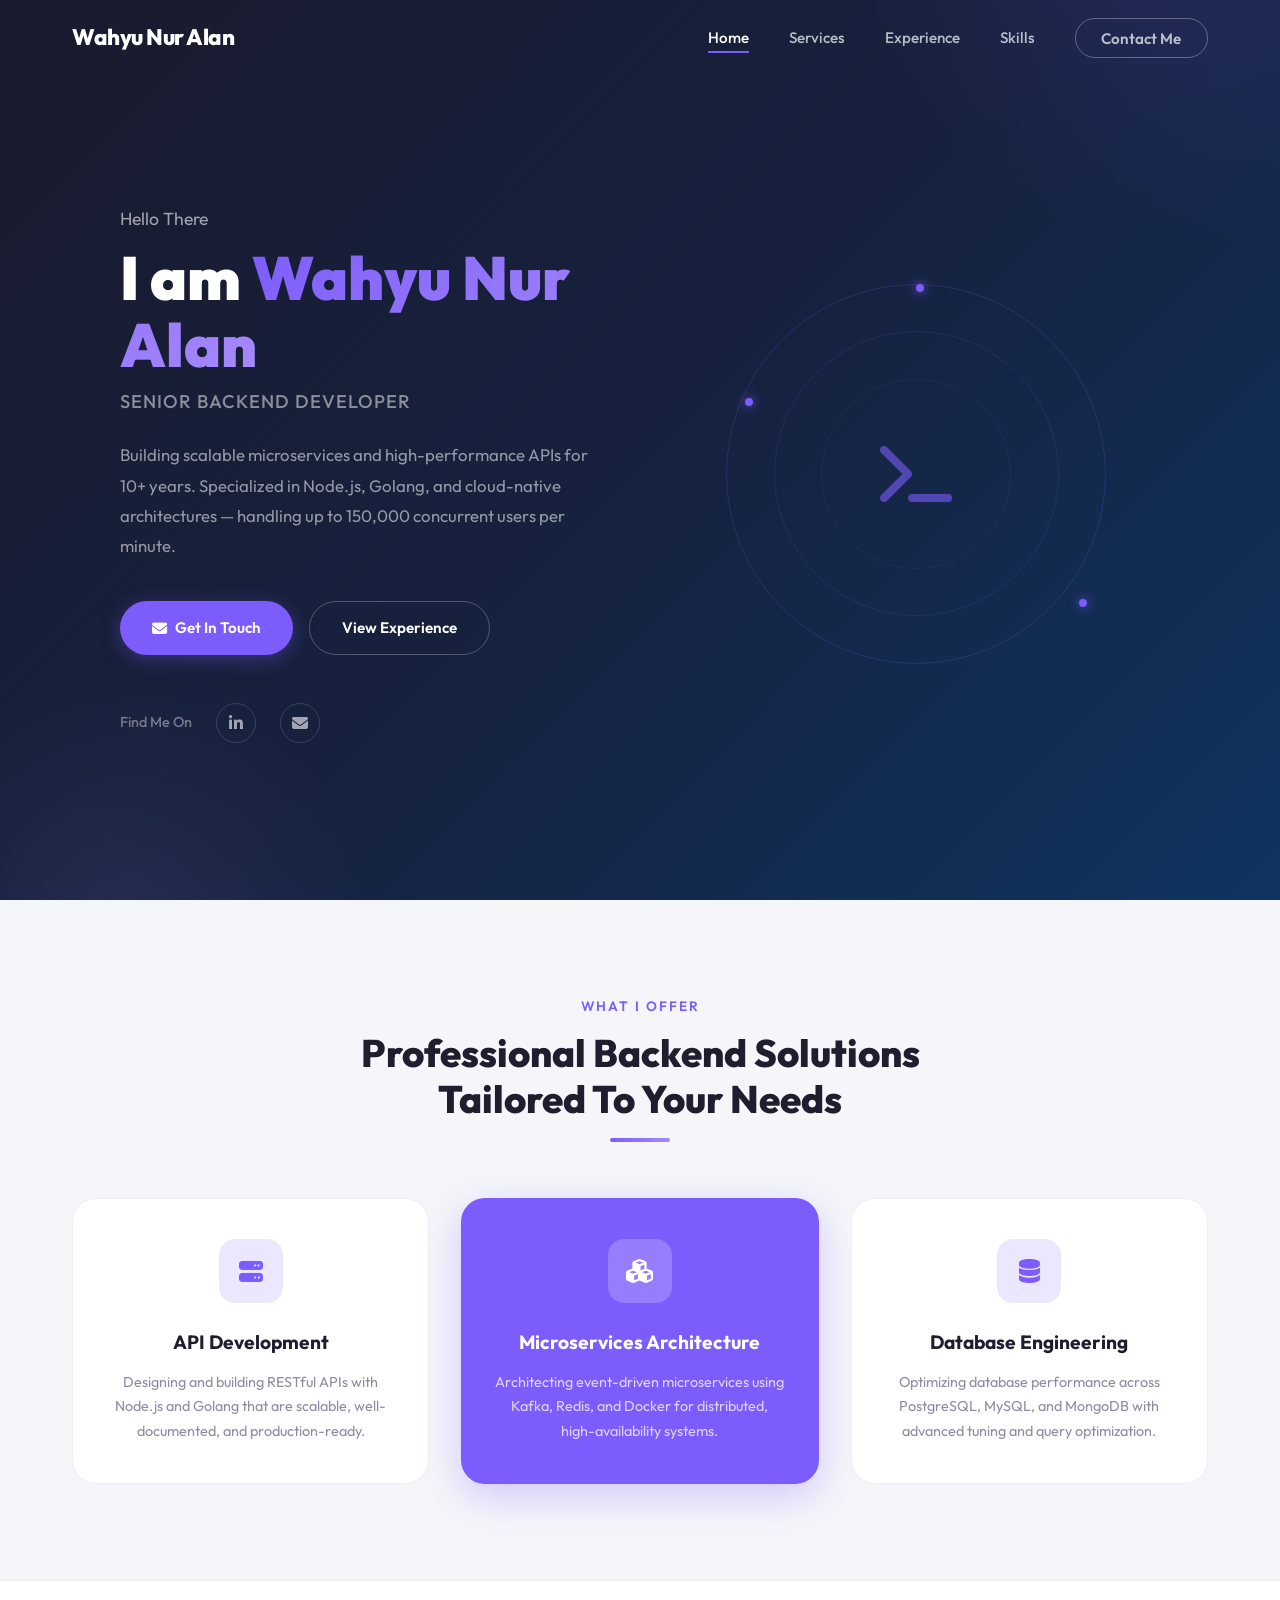
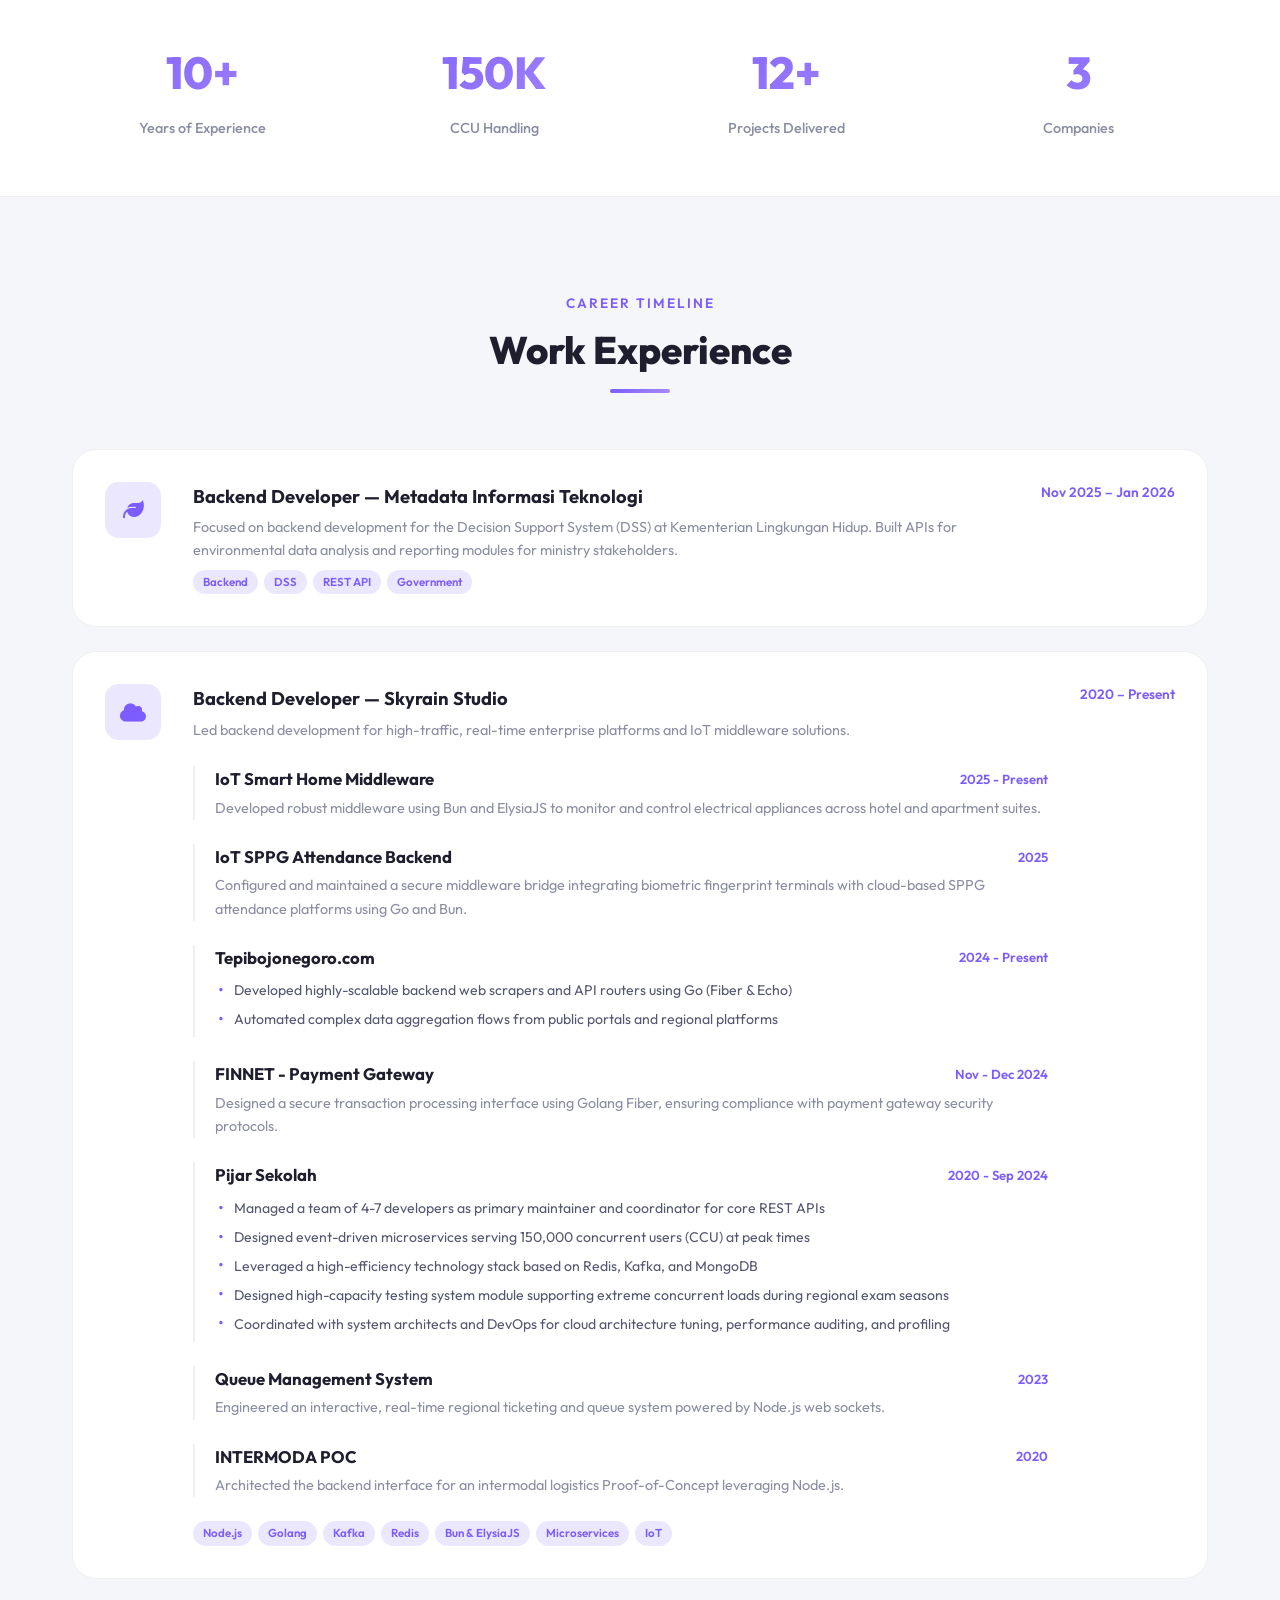
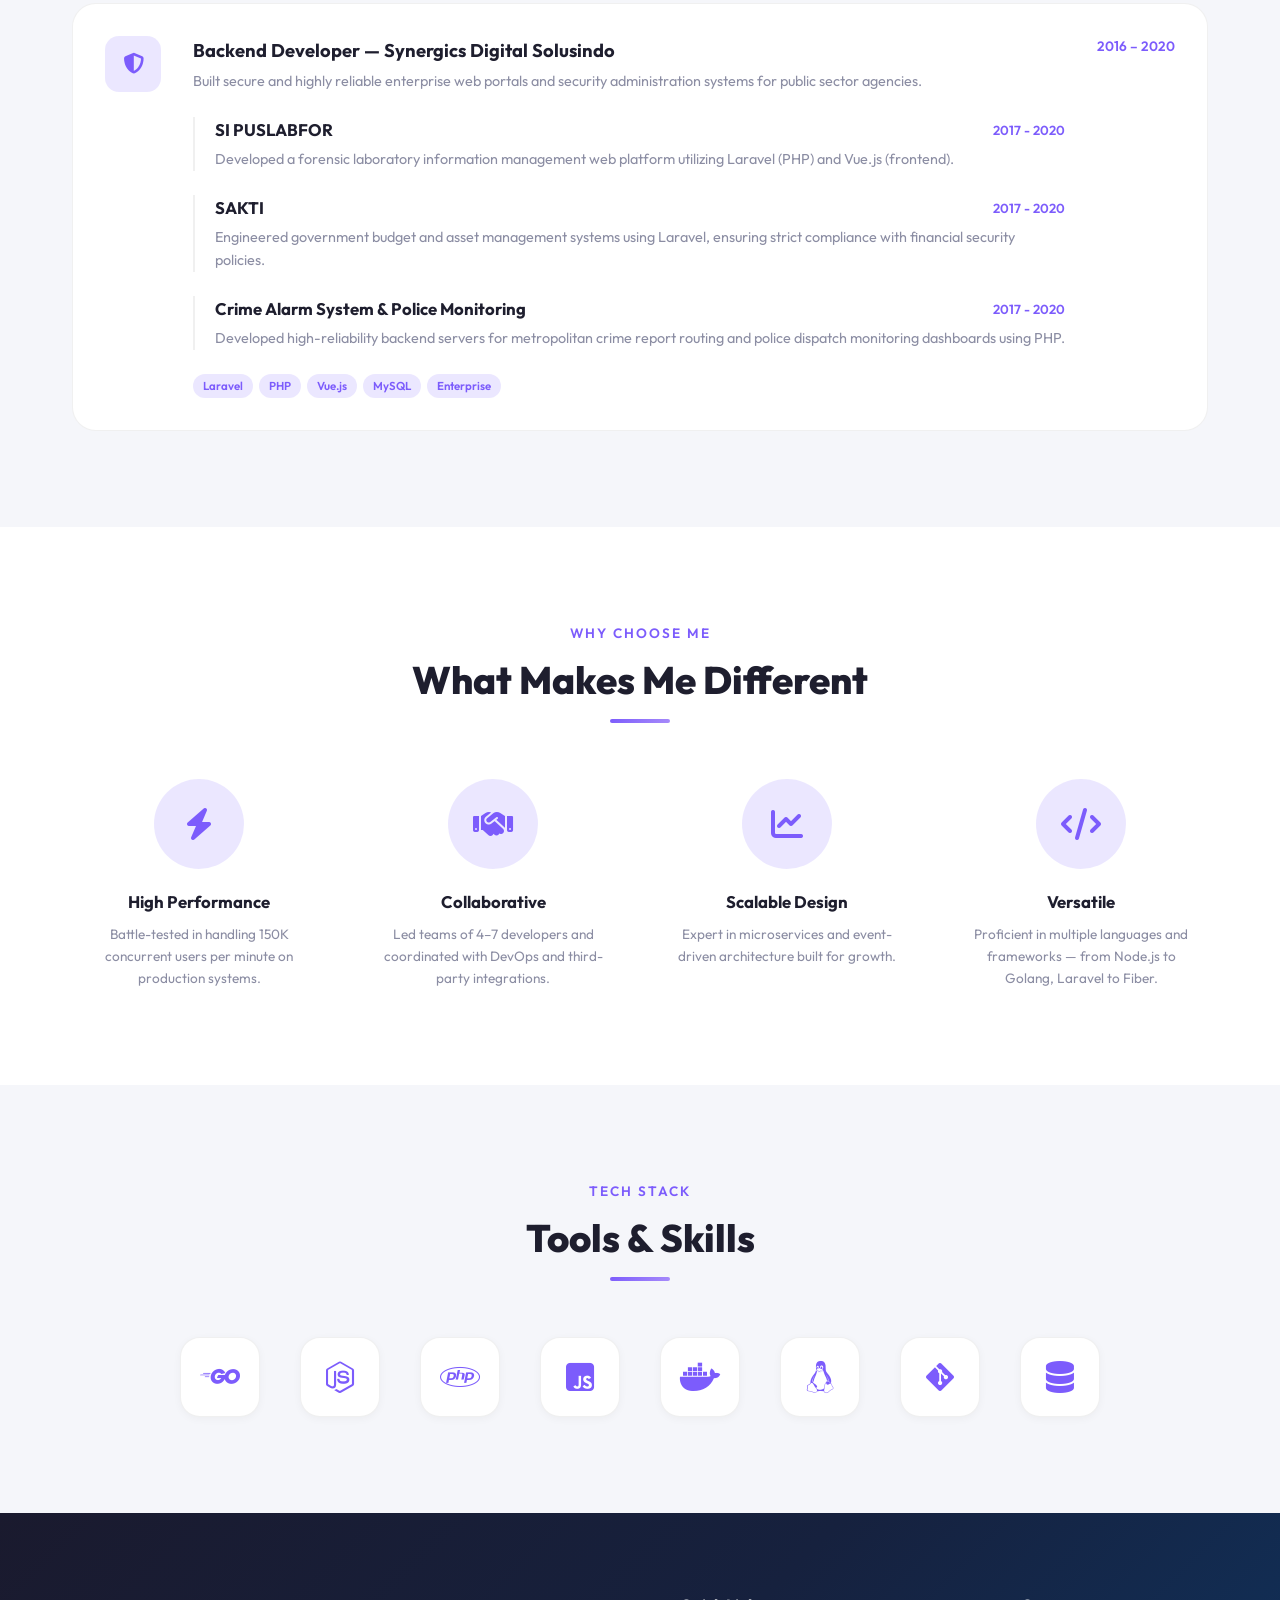
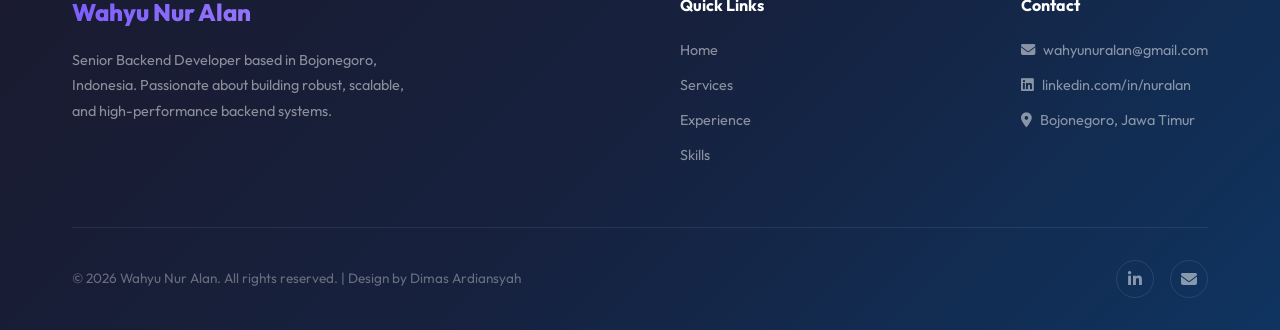
<file: index.html>
<!DOCTYPE html>
<html lang="en">
<head>
    <meta charset="UTF-8">
    <meta name="viewport" content="width=device-width, initial-scale=1.0">
    <title>Wahyu Nur Alan | Senior Backend Developer</title>
    <meta name="description" content="Portfolio of Wahyu Nur Alan — Senior Backend Developer with 10+ years of experience building scalable microservices and high-performance APIs using Node.js, Golang, and cloud-native technologies.">
    
    <!-- Fonts & Icons -->
    <link rel="preconnect" href="https://fonts.googleapis.com">
    <link rel="preconnect" href="https://fonts.gstatic.com" crossorigin>
    <link href="https://fonts.googleapis.com/css2?family=Outfit:wght@300;400;500;600;700;800;900&family=Inter:wght@300;400;500;600;700&display=swap" rel="stylesheet">
    <link rel="stylesheet" href="https://cdnjs.cloudflare.com/ajax/libs/font-awesome/6.4.0/css/all.min.css">
    
    <!-- Custom CSS -->
    <link rel="stylesheet" href="index.css">
</head>
<body>

    <!-- =================== NAVBAR =================== -->
    <nav class="navbar" id="navbar">
        <div class="container">
            <a href="#" class="nav-brand">Wahyu Nur Alan</a>
            <ul class="nav-menu" id="navMenu">
                <li><a href="#hero" class="active">Home</a></li>
                <li><a href="#services">Services</a></li>
                <li><a href="#experience">Experience</a></li>
                <li><a href="#skills">Skills</a></li>
                <li><a href="mailto:wahyunuralan@gmail.com" class="nav-cta">Contact Me</a></li>
            </ul>
            <div class="nav-toggle" id="navToggle" onclick="toggleNav()">
                <span></span>
                <span></span>
                <span></span>
            </div>
        </div>
    </nav>

    <!-- =================== HERO SECTION =================== -->
    <section class="hero" id="hero">
        <div class="container">
            <div class="hero-content">
                <p class="hero-greeting">Hello There</p>
                <h1 class="hero-name">I am <span>Wahyu Nur Alan</span></h1>
                <p class="hero-role">Senior Backend Developer</p>
                <p class="hero-desc">
                    Building scalable microservices and high-performance APIs for 10+ years. 
                    Specialized in Node.js, Golang, and cloud-native architectures — handling 
                    up to 150,000 concurrent users per minute.
                </p>
                <div class="hero-buttons">
                    <a href="mailto:wahyunuralan@gmail.com" class="btn btn-primary">
                        <i class="fas fa-envelope"></i> Get In Touch
                    </a>
                    <a href="#experience" class="btn btn-outline">
                        View Experience
                    </a>
                </div>
                <div class="hero-social">
                    <span>Find Me On</span>
                    <a href="https://linkedin.com/in/nuralan" target="_blank" aria-label="LinkedIn"><i class="fab fa-linkedin-in"></i></a>
                    <a href="mailto:wahyunuralan@gmail.com" aria-label="Email"><i class="fas fa-envelope"></i></a>
                </div>
            </div>
            <div class="hero-visual">
                <div class="hero-decoration">
                    <div class="circle circle-1"></div>
                    <div class="circle circle-2"></div>
                    <div class="circle circle-3"></div>
                    <div class="dot dot-1"></div>
                    <div class="dot dot-2"></div>
                    <div class="dot dot-3"></div>
                    <i class="fas fa-terminal code-icon"></i>
                </div>
            </div>
        </div>
    </section>

    <!-- =================== SERVICES / WHAT I OFFER =================== -->
    <section id="services">
        <div class="container">
            <p class="section-label">What I Offer</p>
            <h2 class="section-title">Professional Backend Solutions<br>Tailored To Your Needs</h2>
            <div class="section-divider"></div>

            <div class="services-grid">
                <div class="service-card reveal">
                    <div class="service-icon"><i class="fas fa-server"></i></div>
                    <h3>API Development</h3>
                    <p>Designing and building RESTful APIs with Node.js and Golang that are scalable, well-documented, and production-ready.</p>
                </div>
                <div class="service-card active reveal">
                    <div class="service-icon"><i class="fas fa-cubes"></i></div>
                    <h3>Microservices Architecture</h3>
                    <p>Architecting event-driven microservices using Kafka, Redis, and Docker for distributed, high-availability systems.</p>
                </div>
                <div class="service-card reveal">
                    <div class="service-icon"><i class="fas fa-database"></i></div>
                    <h3>Database Engineering</h3>
                    <p>Optimizing database performance across PostgreSQL, MySQL, and MongoDB with advanced tuning and query optimization.</p>
                </div>
            </div>
        </div>
    </section>

    <!-- =================== STATS =================== -->
    <section class="stats">
        <div class="container">
            <div class="stats-grid">
                <div class="reveal">
                    <div class="stat-number">10+</div>
                    <div class="stat-label">Years of Experience</div>
                </div>
                <div class="reveal">
                    <div class="stat-number">150K</div>
                    <div class="stat-label">CCU Handling</div>
                </div>
                <div class="reveal">
                    <div class="stat-number">12+</div>
                    <div class="stat-label">Projects Delivered</div>
                </div>
                <div class="reveal">
                    <div class="stat-number">3</div>
                    <div class="stat-label">Companies</div>
                </div>
            </div>
        </div>
    </section>

    <!-- =================== EXPERIENCE / LATEST PROJECTS =================== -->
    <section id="experience">
        <div class="container">
            <p class="section-label">Career Timeline</p>
            <h2 class="section-title">Work Experience</h2>
            <div class="section-divider"></div>

            <div class="project-list">
                <!-- Metadata Informasi Teknologi -->
                <div class="project-card reveal">
                    <div class="project-icon"><i class="fas fa-leaf"></i></div>
                    <div class="project-info">
                        <h3>Backend Developer — Metadata Informasi Teknologi</h3>
                        <p>Focused on backend development for the Decision Support System (DSS) at Kementerian Lingkungan Hidup. Built APIs for environmental data analysis and reporting modules for ministry stakeholders.</p>
                        <div class="project-tags">
                            <span class="tag">Backend</span>
                            <span class="tag">DSS</span>
                            <span class="tag">REST API</span>
                            <span class="tag">Government</span>
                        </div>
                    </div>
                    <div class="project-date">Nov 2025 – Jan 2026</div>
                </div>

                <!-- Skyrain Studio -->
                <div class="project-card reveal">
                    <div class="project-icon"><i class="fas fa-cloud"></i></div>
                    <div class="project-info">
                        <h3>Backend Developer — Skyrain Studio</h3>
                        <p>Led backend development for high-traffic, real-time enterprise platforms and IoT middleware solutions.</p>
                        
                        <div class="sub-projects">
                            <div class="sub-project-item">
                                <div class="sub-project-header">
                                    <span class="sub-project-title">IoT Smart Home Middleware</span>
                                    <span class="sub-project-date">2025 - Present</span>
                                </div>
                                <p class="sub-project-desc">Developed robust middleware using Bun and ElysiaJS to monitor and control electrical appliances across hotel and apartment suites.</p>
                            </div>
                            
                            <div class="sub-project-item">
                                <div class="sub-project-header">
                                    <span class="sub-project-title">IoT SPPG Attendance Backend</span>
                                    <span class="sub-project-date">2025</span>
                                </div>
                                <p class="sub-project-desc">Configured and maintained a secure middleware bridge integrating biometric fingerprint terminals with cloud-based SPPG attendance platforms using Go and Bun.</p>
                            </div>

                            <div class="sub-project-item">
                                <div class="sub-project-header">
                                    <span class="sub-project-title">Tepibojonegoro.com</span>
                                    <span class="sub-project-date">2024 - Present</span>
                                </div>
                                <ul class="sub-project-bullets">
                                    <li>Developed highly-scalable backend web scrapers and API routers using Go (Fiber & Echo)</li>
                                    <li>Automated complex data aggregation flows from public portals and regional platforms</li>
                                </ul>
                            </div>

                            <div class="sub-project-item">
                                <div class="sub-project-header">
                                    <span class="sub-project-title">FINNET - Payment Gateway</span>
                                    <span class="sub-project-date">Nov - Dec 2024</span>
                                </div>
                                <p class="sub-project-desc">Designed a secure transaction processing interface using Golang Fiber, ensuring compliance with payment gateway security protocols.</p>
                            </div>

                            <div class="sub-project-item">
                                <div class="sub-project-header">
                                    <span class="sub-project-title">Pijar Sekolah</span>
                                    <span class="sub-project-date">2020 - Sep 2024</span>
                                </div>
                                <ul class="sub-project-bullets">
                                    <li>Managed a team of 4-7 developers as primary maintainer and coordinator for core REST APIs</li>
                                    <li>Designed event-driven microservices serving 150,000 concurrent users (CCU) at peak times</li>
                                    <li>Leveraged a high-efficiency technology stack based on Redis, Kafka, and MongoDB</li>
                                    <li>Designed high-capacity testing system module supporting extreme concurrent loads during regional exam seasons</li>
                                    <li>Coordinated with system architects and DevOps for cloud architecture tuning, performance auditing, and profiling</li>
                                </ul>
                            </div>

                            <div class="sub-project-item">
                                <div class="sub-project-header">
                                    <span class="sub-project-title">Queue Management System</span>
                                    <span class="sub-project-date">2023</span>
                                </div>
                                <p class="sub-project-desc">Engineered an interactive, real-time regional ticketing and queue system powered by Node.js web sockets.</p>
                            </div>

                            <div class="sub-project-item">
                                <div class="sub-project-header">
                                    <span class="sub-project-title">INTERMODA POC</span>
                                    <span class="sub-project-date">2020</span>
                                </div>
                                <p class="sub-project-desc">Architected the backend interface for an intermodal logistics Proof-of-Concept leveraging Node.js.</p>
                            </div>
                        </div>

                        <div class="project-tags" style="margin-top: 1.5rem;">
                            <span class="tag">Node.js</span>
                            <span class="tag">Golang</span>
                            <span class="tag">Kafka</span>
                            <span class="tag">Redis</span>
                            <span class="tag">Bun & ElysiaJS</span>
                            <span class="tag">Microservices</span>
                            <span class="tag">IoT</span>
                        </div>
                    </div>
                    <div class="project-date">2020 – Present</div>
                </div>

                <!-- Synergics -->
                <div class="project-card reveal">
                    <div class="project-icon"><i class="fas fa-shield-alt"></i></div>
                    <div class="project-info">
                        <h3>Backend Developer — Synergics Digital Solusindo</h3>
                        <p>Built secure and highly reliable enterprise web portals and security administration systems for public sector agencies.</p>
                        
                        <div class="sub-projects">
                            <div class="sub-project-item">
                                <div class="sub-project-header">
                                    <span class="sub-project-title">SI PUSLABFOR</span>
                                    <span class="sub-project-date">2017 - 2020</span>
                                </div>
                                <p class="sub-project-desc">Developed a forensic laboratory information management web platform utilizing Laravel (PHP) and Vue.js (frontend).</p>
                            </div>

                            <div class="sub-project-item">
                                <div class="sub-project-header">
                                    <span class="sub-project-title">SAKTI</span>
                                    <span class="sub-project-date">2017 - 2020</span>
                                </div>
                                <p class="sub-project-desc">Engineered government budget and asset management systems using Laravel, ensuring strict compliance with financial security policies.</p>
                            </div>

                            <div class="sub-project-item">
                                <div class="sub-project-header">
                                    <span class="sub-project-title">Crime Alarm System & Police Monitoring</span>
                                    <span class="sub-project-date">2017 - 2020</span>
                                </div>
                                <p class="sub-project-desc">Developed high-reliability backend servers for metropolitan crime report routing and police dispatch monitoring dashboards using PHP.</p>
                            </div>
                        </div>

                        <div class="project-tags" style="margin-top: 1.5rem;">
                            <span class="tag">Laravel</span>
                            <span class="tag">PHP</span>
                            <span class="tag">Vue.js</span>
                            <span class="tag">MySQL</span>
                            <span class="tag">Enterprise</span>
                        </div>
                    </div>
                    <div class="project-date">2016 – 2020</div>
                </div>
            </div>
        </div>
    </section>

    <!-- =================== WHY HIRE ME =================== -->
    <section id="why-me" style="background: var(--bg-white);">
        <div class="container">
            <p class="section-label">Why Choose Me</p>
            <h2 class="section-title">What Makes Me Different</h2>
            <div class="section-divider"></div>

            <div class="traits-grid">
                <div class="trait-item reveal">
                    <div class="trait-icon"><i class="fas fa-bolt"></i></div>
                    <h4>High Performance</h4>
                    <p>Battle-tested in handling 150K concurrent users per minute on production systems.</p>
                </div>
                <div class="trait-item reveal">
                    <div class="trait-icon"><i class="fas fa-handshake"></i></div>
                    <h4>Collaborative</h4>
                    <p>Led teams of 4–7 developers and coordinated with DevOps and third-party integrations.</p>
                </div>
                <div class="trait-item reveal">
                    <div class="trait-icon"><i class="fas fa-chart-line"></i></div>
                    <h4>Scalable Design</h4>
                    <p>Expert in microservices and event-driven architecture built for growth.</p>
                </div>
                <div class="trait-item reveal">
                    <div class="trait-icon"><i class="fas fa-code"></i></div>
                    <h4>Versatile</h4>
                    <p>Proficient in multiple languages and frameworks — from Node.js to Golang, Laravel to Fiber.</p>
                </div>
            </div>
        </div>
    </section>

    <!-- =================== TOOLS & SKILLS =================== -->
    <section id="skills">
        <div class="container">
            <p class="section-label">Tech Stack</p>
            <h2 class="section-title">Tools & Skills</h2>
            <div class="section-divider"></div>

            <div class="tools-grid">
                <div class="tool-item reveal" title="Golang"><i class="fab fa-golang"></i></div>
                <div class="tool-item reveal" title="Node.js"><i class="fab fa-node-js"></i></div>
                <div class="tool-item reveal" title="PHP"><i class="fab fa-php"></i></div>
                <div class="tool-item reveal" title="JavaScript"><i class="fab fa-js-square"></i></div>
                <div class="tool-item reveal" title="Docker"><i class="fab fa-docker"></i></div>
                <div class="tool-item reveal" title="Linux"><i class="fab fa-linux"></i></div>
                <div class="tool-item reveal" title="Git"><i class="fab fa-git-alt"></i></div>
                <div class="tool-item reveal" title="Database"><i class="fas fa-database"></i></div>
            </div>
        </div>
    </section>

    <!-- =================== FOOTER =================== -->
    <footer class="footer">
        <div class="container">
            <div class="footer-content">
                <div class="footer-brand">
                    <h3>Wahyu Nur Alan</h3>
                    <p>Senior Backend Developer based in Bojonegoro, Indonesia. Passionate about building robust, scalable, and high-performance backend systems.</p>
                </div>
                <div class="footer-links">
                    <h4>Quick Links</h4>
                    <a href="#hero">Home</a>
                    <a href="#services">Services</a>
                    <a href="#experience">Experience</a>
                    <a href="#skills">Skills</a>
                </div>
                <div class="footer-links">
                    <h4>Contact</h4>
                    <a href="mailto:wahyunuralan@gmail.com"><i class="fas fa-envelope" style="margin-right:8px;"></i>wahyunuralan@gmail.com</a>
                    <a href="https://linkedin.com/in/nuralan" target="_blank"><i class="fab fa-linkedin" style="margin-right:8px;"></i>linkedin.com/in/nuralan</a>
                    <a href="#"><i class="fas fa-map-marker-alt" style="margin-right:8px;"></i>Bojonegoro, Jawa Timur</a>
                </div>
            </div>
            <div class="footer-bottom">
                <p>&copy; 2026 Wahyu Nur Alan. All rights reserved. | Design by Dimas Ardiansyah</p>
                <div class="footer-social">
                    <a href="https://linkedin.com/in/nuralan" target="_blank" aria-label="LinkedIn"><i class="fab fa-linkedin-in"></i></a>
                    <a href="mailto:wahyunuralan@gmail.com" aria-label="Email"><i class="fas fa-envelope"></i></a>
                </div>
            </div>
        </div>
    </footer>

    <!-- =================== JAVASCRIPT =================== -->
    <script>
        // Navbar scroll effect
        const navbar = document.getElementById('navbar');
        window.addEventListener('scroll', () => {
            if (window.scrollY > 80) {
                navbar.classList.add('scrolled');
            } else {
                navbar.classList.remove('scrolled');
            }
        });

        // Active link on scroll
        const sections = document.querySelectorAll('section');
        const navLinks = document.querySelectorAll('.nav-menu a:not(.nav-cta)');

        window.addEventListener('scroll', () => {
            let current = '';
            sections.forEach(section => {
                const sectionTop = section.offsetTop - 120;
                if (scrollY >= sectionTop) {
                    current = section.getAttribute('id');
                }
            });

            navLinks.forEach(link => {
                link.classList.remove('active');
                if (link.getAttribute('href') === '#' + current) {
                    link.classList.add('active');
                }
            });
        });

        // Reveal on scroll (Intersection Observer)
        const revealElements = document.querySelectorAll('.reveal');
        const revealObserver = new IntersectionObserver((entries) => {
            entries.forEach(entry => {
                if (entry.isIntersecting) {
                    entry.target.classList.add('visible');
                }
            });
        }, { threshold: 0.15 });

        revealElements.forEach(el => revealObserver.observe(el));

        // Mobile nav toggle
        function toggleNav() {
            document.getElementById('navMenu').classList.toggle('open');
        }
    </script>
</body>
</html>
</file>
<file: index.css>
/*
  Portfolio Design — Bright & Professional
  Inspired by Figma: Personal Portfolio Web Design (Community)
  Adapted to Light Theme
*/

@import url('https://fonts.googleapis.com/css2?family=Outfit:wght@300;400;500;600;700;800;900&family=Inter:wght@300;400;500;600;700&display=swap');

:root {
    --bg-primary: #f5f6fa;
    --bg-white: #ffffff;
    --bg-hero: linear-gradient(135deg, #1a1a2e 0%, #16213e 50%, #0f3460 100%);
    --accent: #7c5cfc;
    --accent-light: #a78bfa;
    --accent-glow: rgba(124, 92, 252, 0.15);
    --accent-gradient: linear-gradient(135deg, #7c5cfc, #a78bfa);
    --text-dark: #1e1e2e;
    --text-body: #555770;
    --text-muted: #8b8da3;
    --text-white: #ffffff;
    --border: rgba(0, 0, 0, 0.06);
    --shadow-sm: 0 2px 8px rgba(0,0,0,0.04);
    --shadow-md: 0 4px 20px rgba(0,0,0,0.06);
    --shadow-lg: 0 12px 40px rgba(0,0,0,0.08);
    --shadow-card: 0 8px 32px rgba(124, 92, 252, 0.08);
    --radius: 16px;
    --radius-lg: 24px;
    --transition: all 0.35s cubic-bezier(0.4, 0, 0.2, 1);
}

* {
    margin: 0;
    padding: 0;
    box-sizing: border-box;
}

html {
    scroll-behavior: smooth;
}

body {
    font-family: 'Outfit', 'Inter', -apple-system, sans-serif;
    color: var(--text-dark);
    background: var(--bg-primary);
    overflow-x: hidden;
    line-height: 1.6;
}

a {
    text-decoration: none;
    color: inherit;
}

ul { list-style: none; }

img {
    max-width: 100%;
    display: block;
}

/* ============================================
   CONTAINER
   ============================================ */
.container {
    max-width: 1200px;
    margin: 0 auto;
    padding: 0 2rem;
}

/* ============================================
   NAVBAR
   ============================================ */
.navbar {
    position: fixed;
    top: 0;
    left: 0;
    width: 100%;
    z-index: 1000;
    padding: 1.25rem 0;
    transition: var(--transition);
    background: transparent;
}

.navbar.scrolled {
    background: rgba(255, 255, 255, 0.92);
    backdrop-filter: blur(16px);
    -webkit-backdrop-filter: blur(16px);
    box-shadow: 0 1px 12px rgba(0,0,0,0.06);
}

.navbar .container {
    display: flex;
    justify-content: space-between;
    align-items: center;
}

.nav-brand {
    font-size: 1.4rem;
    font-weight: 800;
    letter-spacing: -0.5px;
    color: var(--text-white);
    transition: var(--transition);
}

.navbar.scrolled .nav-brand {
    background: var(--accent-gradient);
    -webkit-background-clip: text;
    -webkit-text-fill-color: transparent;
    background-clip: text;
}

.nav-menu {
    display: flex;
    gap: 2.5rem;
    align-items: center;
}

.nav-menu a {
    font-size: 0.95rem;
    font-weight: 500;
    color: rgba(255, 255, 255, 0.7);
    transition: var(--transition);
    position: relative;
}

.navbar.scrolled .nav-menu a {
    color: var(--text-body);
}

.nav-menu a:hover,
.nav-menu a.active {
    color: var(--text-white);
}

.navbar.scrolled .nav-menu a:hover,
.navbar.scrolled .nav-menu a.active {
    color: var(--accent);
}

.nav-menu a::after {
    content: '';
    position: absolute;
    bottom: -6px;
    left: 0;
    width: 0%;
    height: 2px;
    background: var(--accent);
    transition: var(--transition);
}

.nav-menu a:hover::after,
.nav-menu a.active::after {
    width: 100%;
}

.nav-cta {
    padding: 0.6rem 1.6rem !important;
    border: 1.5px solid rgba(255, 255, 255, 0.3) !important;
    border-radius: 100px !important;
    font-weight: 600 !important;
}

.nav-cta:hover {
    background: var(--accent) !important;
    border-color: var(--accent) !important;
    color: #fff !important;
}

.navbar.scrolled .nav-cta {
    border-color: var(--accent) !important;
    color: var(--accent) !important;
}

.navbar.scrolled .nav-cta:hover {
    background: var(--accent) !important;
    color: #fff !important;
}

/* Mobile nav toggle */
.nav-toggle {
    display: none;
    flex-direction: column;
    gap: 5px;
    cursor: pointer;
    z-index: 1001;
}

.nav-toggle span {
    width: 24px;
    height: 2px;
    background: var(--text-white);
    transition: var(--transition);
}

.navbar.scrolled .nav-toggle span {
    background: var(--text-dark);
}

/* ============================================
   HERO SECTION
   ============================================ */
.hero {
    background: var(--bg-hero);
    min-height: 100vh;
    display: flex;
    align-items: center;
    position: relative;
    overflow: hidden;
    padding: 8rem 0 5rem;
}

.hero::before {
    content: '';
    position: absolute;
    top: -50%;
    right: -20%;
    width: 700px;
    height: 700px;
    background: radial-gradient(circle, rgba(124, 92, 252, 0.15), transparent 70%);
    border-radius: 50%;
    animation: pulse 8s ease-in-out infinite;
}

.hero::after {
    content: '';
    position: absolute;
    bottom: -30%;
    left: -10%;
    width: 500px;
    height: 500px;
    background: radial-gradient(circle, rgba(167, 139, 250, 0.1), transparent 70%);
    border-radius: 50%;
    animation: pulse 10s ease-in-out infinite reverse;
}

@keyframes pulse {
    0%, 100% { transform: scale(1); opacity: 0.5; }
    50% { transform: scale(1.2); opacity: 1; }
}

.hero .container {
    position: relative;
    z-index: 2;
    display: flex;
    align-items: center;
    gap: 4rem;
}

.hero-content {
    flex: 1;
    max-width: 650px;
}

.hero-greeting {
    font-size: 1.1rem;
    color: rgba(255, 255, 255, 0.6);
    margin-bottom: 0.75rem;
    font-weight: 400;
}

.hero-name {
    font-size: 3.8rem;
    font-weight: 900;
    line-height: 1.1;
    margin-bottom: 0.5rem;
    color: var(--text-white);
}

.hero-name span {
    background: var(--accent-gradient);
    -webkit-background-clip: text;
    -webkit-text-fill-color: transparent;
    background-clip: text;
}

.hero-role {
    font-size: 1.15rem;
    color: rgba(255, 255, 255, 0.5);
    margin-bottom: 1.5rem;
    font-weight: 500;
    letter-spacing: 1px;
    text-transform: uppercase;
}

.hero-desc {
    font-size: 1.05rem;
    color: rgba(255, 255, 255, 0.55);
    line-height: 1.8;
    margin-bottom: 2.5rem;
    max-width: 520px;
}

.hero-buttons {
    display: flex;
    gap: 1rem;
    margin-bottom: 3rem;
}

.btn {
    padding: 0.85rem 2rem;
    border-radius: 100px;
    font-size: 0.95rem;
    font-weight: 600;
    cursor: pointer;
    transition: var(--transition);
    display: inline-flex;
    align-items: center;
    gap: 8px;
    border: none;
    font-family: inherit;
}

.btn-primary {
    background: var(--accent);
    color: #fff;
    box-shadow: 0 4px 20px rgba(124, 92, 252, 0.35);
}

.btn-primary:hover {
    background: #6a4ce6;
    transform: translateY(-2px);
    box-shadow: 0 8px 30px rgba(124, 92, 252, 0.45);
}

.btn-outline {
    background: transparent;
    color: var(--text-white);
    border: 1.5px solid rgba(255, 255, 255, 0.25);
}

.btn-outline:hover {
    border-color: var(--accent);
    color: var(--accent-light);
    transform: translateY(-2px);
}

.hero-social {
    display: flex;
    align-items: center;
    gap: 1.5rem;
}

.hero-social span {
    font-size: 0.9rem;
    color: rgba(255,255,255,0.4);
    font-weight: 500;
}

.hero-social a {
    width: 40px;
    height: 40px;
    border-radius: 50%;
    border: 1px solid rgba(255,255,255,0.15);
    display: flex;
    align-items: center;
    justify-content: center;
    color: rgba(255,255,255,0.6);
    transition: var(--transition);
    font-size: 1rem;
}

.hero-social a:hover {
    background: var(--accent);
    border-color: var(--accent);
    color: #fff;
    transform: translateY(-3px);
}

/* Hero visual — decorative element instead of photo */
.hero-visual {
    flex: 1;
    display: flex;
    justify-content: center;
    align-items: center;
    position: relative;
}

.hero-decoration {
    width: 380px;
    height: 380px;
    position: relative;
}

.hero-decoration .circle {
    position: absolute;
    border-radius: 50%;
    border: 1px solid rgba(124, 92, 252, 0.2);
}

.hero-decoration .circle-1 {
    width: 100%;
    height: 100%;
    top: 0;
    left: 0;
    animation: rotate 20s linear infinite;
}

.hero-decoration .circle-2 {
    width: 75%;
    height: 75%;
    top: 12.5%;
    left: 12.5%;
    border-color: rgba(124, 92, 252, 0.15);
    animation: rotate 15s linear infinite reverse;
}

.hero-decoration .circle-3 {
    width: 50%;
    height: 50%;
    top: 25%;
    left: 25%;
    border-color: rgba(124, 92, 252, 0.1);
    animation: rotate 10s linear infinite;
}

.hero-decoration .dot {
    width: 8px;
    height: 8px;
    background: var(--accent);
    border-radius: 50%;
    position: absolute;
    box-shadow: 0 0 12px var(--accent);
}

.hero-decoration .dot-1 { top: 0; left: 50%; }
.hero-decoration .dot-2 { bottom: 15%; right: 5%; }
.hero-decoration .dot-3 { top: 30%; left: 5%; }

.hero-decoration .code-icon {
    position: absolute;
    top: 50%;
    left: 50%;
    transform: translate(-50%, -50%);
    font-size: 4rem;
    color: var(--accent);
    opacity: 0.6;
}

@keyframes rotate {
    from { transform: rotate(0deg); }
    to { transform: rotate(360deg); }
}

/* ============================================
   SECTION SHARED STYLES
   ============================================ */
section {
    padding: 6rem 0;
}

.section-label {
    text-align: center;
    font-size: 0.85rem;
    color: var(--accent);
    font-weight: 600;
    text-transform: uppercase;
    letter-spacing: 2px;
    margin-bottom: 0.75rem;
}

.section-title {
    text-align: center;
    font-size: 2.4rem;
    font-weight: 800;
    color: var(--text-dark);
    margin-bottom: 1rem;
    line-height: 1.2;
}

.section-divider {
    width: 60px;
    height: 4px;
    background: var(--accent-gradient);
    border-radius: 100px;
    margin: 0 auto 3.5rem;
}

/* ============================================
   WHAT I OFFER / SERVICES
   ============================================ */
.services-grid {
    display: grid;
    grid-template-columns: repeat(3, 1fr);
    gap: 2rem;
}

.service-card {
    background: var(--bg-white);
    border-radius: var(--radius-lg);
    padding: 2.5rem 2rem;
    text-align: center;
    transition: var(--transition);
    border: 1px solid var(--border);
    position: relative;
    overflow: hidden;
}

.service-card::before {
    content: '';
    position: absolute;
    top: 0;
    left: 0;
    width: 100%;
    height: 4px;
    background: var(--accent-gradient);
    transform: scaleX(0);
    transition: var(--transition);
}

.service-card:hover {
    transform: translateY(-6px);
    box-shadow: var(--shadow-card);
    border-color: transparent;
}

.service-card:hover::before {
    transform: scaleX(1);
}

.service-card.active {
    background: var(--accent);
    color: #fff;
    border-color: transparent;
    box-shadow: 0 12px 40px rgba(124, 92, 252, 0.3);
}

.service-card.active::before {
    display: none;
}

.service-icon {
    width: 64px;
    height: 64px;
    border-radius: 16px;
    background: var(--accent-glow);
    display: flex;
    align-items: center;
    justify-content: center;
    margin: 0 auto 1.5rem;
    font-size: 1.5rem;
    color: var(--accent);
    transition: var(--transition);
}

.service-card.active .service-icon {
    background: rgba(255,255,255,0.2);
    color: #fff;
}

.service-card h3 {
    font-size: 1.2rem;
    font-weight: 700;
    margin-bottom: 0.75rem;
}

.service-card p {
    font-size: 0.9rem;
    color: var(--text-muted);
    line-height: 1.7;
}

.service-card.active p {
    color: rgba(255,255,255,0.75);
}

/* ============================================
   STATS
   ============================================ */
.stats {
    background: var(--bg-white);
    border-top: 1px solid var(--border);
    border-bottom: 1px solid var(--border);
    padding: 3.5rem 0;
}

.stats-grid {
    display: grid;
    grid-template-columns: repeat(4, 1fr);
    gap: 2rem;
    text-align: center;
}

.stat-number {
    font-size: 2.8rem;
    font-weight: 800;
    background: var(--accent-gradient);
    -webkit-background-clip: text;
    -webkit-text-fill-color: transparent;
    background-clip: text;
    margin-bottom: 0.5rem;
}

.stat-label {
    font-size: 0.9rem;
    color: var(--text-muted);
    font-weight: 500;
}

/* ============================================
   EXPERIENCE / PROJECTS
   ============================================ */
.project-list {
    display: flex;
    flex-direction: column;
    gap: 1.5rem;
}

.project-card {
    background: var(--bg-white);
    border: 1px solid var(--border);
    border-radius: var(--radius-lg);
    padding: 2rem;
    display: flex;
    align-items: flex-start;
    gap: 2rem;
    transition: var(--transition);
}

.project-card:hover {
    transform: translateX(8px);
    box-shadow: var(--shadow-card);
    border-color: transparent;
}

.project-icon {
    width: 56px;
    height: 56px;
    border-radius: 14px;
    background: var(--accent-glow);
    display: flex;
    align-items: center;
    justify-content: center;
    font-size: 1.3rem;
    color: var(--accent);
    flex-shrink: 0;
}

.project-info {
    flex: 1;
}

.project-info h3 {
    font-size: 1.15rem;
    font-weight: 700;
    margin-bottom: 0.3rem;
}

.project-info p {
    font-size: 0.9rem;
    color: var(--text-muted);
}

.project-date {
    font-size: 0.85rem;
    color: var(--accent);
    font-weight: 600;
    white-space: nowrap;
}

.project-tags {
    display: flex;
    flex-wrap: wrap;
    gap: 6px;
    margin-top: 0.5rem;
}

.project-tags .tag {
    background: var(--accent-glow);
    color: var(--accent);
    padding: 3px 10px;
    border-radius: 100px;
    font-size: 0.72rem;
    font-weight: 600;
    border: none;
}

/* ============================================
   WHY HIRE ME
   ============================================ */
.traits-grid {
    display: grid;
    grid-template-columns: repeat(4, 1fr);
    gap: 2.5rem;
    text-align: center;
}

.trait-item {
    display: flex;
    flex-direction: column;
    align-items: center;
}

.trait-icon {
    width: 90px;
    height: 90px;
    border-radius: 50%;
    background: var(--accent-glow);
    display: flex;
    align-items: center;
    justify-content: center;
    font-size: 2rem;
    color: var(--accent);
    margin-bottom: 1.25rem;
    transition: var(--transition);
    border: 2px solid transparent;
}

.trait-item:hover .trait-icon {
    background: var(--accent);
    color: #fff;
    border-color: var(--accent);
    transform: scale(1.08);
    box-shadow: 0 8px 30px rgba(124, 92, 252, 0.3);
}

.trait-item h4 {
    font-size: 1.05rem;
    font-weight: 700;
    margin-bottom: 0.5rem;
}

.trait-item p {
    font-size: 0.85rem;
    color: var(--text-muted);
    line-height: 1.6;
    max-width: 220px;
}

/* ============================================
   TOOLS & SKILLS
   ============================================ */
.tools-grid {
    display: flex;
    justify-content: center;
    gap: 2.5rem;
    flex-wrap: wrap;
}

.tool-item {
    width: 80px;
    height: 80px;
    background: var(--bg-white);
    border: 1px solid var(--border);
    border-radius: 20px;
    display: flex;
    align-items: center;
    justify-content: center;
    font-size: 2rem;
    color: var(--accent);
    transition: var(--transition);
    box-shadow: var(--shadow-sm);
}

.tool-item:hover {
    transform: translateY(-5px);
    box-shadow: var(--shadow-card);
    border-color: var(--accent);
    color: #fff;
    background: var(--accent);
}

.tool-item i {
    transition: var(--transition);
}

/* ============================================
   CONTACT / FOOTER
   ============================================ */
.footer {
    background: linear-gradient(135deg, #1a1a2e 0%, #16213e 50%, #0f3460 100%);
    color: var(--text-white);
    padding: 5rem 0 2rem;
}

.footer-content {
    display: flex;
    justify-content: space-between;
    align-items: flex-start;
    gap: 3rem;
    margin-bottom: 3rem;
}

.footer-brand {
    max-width: 350px;
}

.footer-brand h3 {
    font-size: 1.5rem;
    font-weight: 800;
    margin-bottom: 1rem;
    background: var(--accent-gradient);
    -webkit-background-clip: text;
    -webkit-text-fill-color: transparent;
    background-clip: text;
}

.footer-brand p {
    color: rgba(255,255,255,0.5);
    font-size: 0.9rem;
    line-height: 1.8;
}

.footer-links h4 {
    font-size: 1rem;
    font-weight: 700;
    margin-bottom: 1.25rem;
}

.footer-links a {
    display: block;
    color: rgba(255,255,255,0.5);
    font-size: 0.9rem;
    margin-bottom: 0.75rem;
    transition: var(--transition);
}

.footer-links a:hover {
    color: var(--accent-light);
    transform: translateX(4px);
}

.footer-bottom {
    border-top: 1px solid rgba(255,255,255,0.08);
    padding-top: 2rem;
    display: flex;
    justify-content: space-between;
    align-items: center;
}

.footer-bottom p {
    color: rgba(255,255,255,0.35);
    font-size: 0.85rem;
}

.footer-social {
    display: flex;
    gap: 1rem;
}

.footer-social a {
    width: 38px;
    height: 38px;
    border-radius: 50%;
    border: 1px solid rgba(255,255,255,0.1);
    display: flex;
    align-items: center;
    justify-content: center;
    color: rgba(255,255,255,0.5);
    transition: var(--transition);
}

.footer-social a:hover {
    background: var(--accent);
    border-color: var(--accent);
    color: #fff;
}

/* ============================================
   ANIMATIONS
   ============================================ */
@keyframes fadeInUp {
    from { opacity: 0; transform: translateY(30px); }
    to { opacity: 1; transform: translateY(0); }
}

@keyframes fadeInLeft {
    from { opacity: 0; transform: translateX(-30px); }
    to { opacity: 1; transform: translateX(0); }
}

.reveal {
    opacity: 0;
    transform: translateY(30px);
    transition: all 0.8s ease;
}

.reveal.visible {
    opacity: 1;
    transform: translateY(0);
}

/* ============================================
   RESPONSIVE
   ============================================ */
@media (max-width: 1024px) {
    .hero-visual { display: none; }
    .hero-content { max-width: 100%; }
    .services-grid { grid-template-columns: 1fr 1fr; }
    .traits-grid { grid-template-columns: 1fr 1fr; }
}

@media (max-width: 768px) {
    .nav-menu {
        position: fixed;
        top: 0;
        right: -100%;
        width: 280px;
        height: 100vh;
        background: var(--bg-white);
        flex-direction: column;
        padding: 5rem 2rem;
        gap: 1.5rem;
        box-shadow: -4px 0 20px rgba(0,0,0,0.1);
        transition: var(--transition);
    }

    .nav-menu.open {
        right: 0;
    }

    .nav-menu a {
        color: var(--text-dark) !important;
        font-size: 1.1rem;
    }

    .nav-toggle { display: flex; }

    .hero-name { font-size: 2.6rem; }
    .section-title { font-size: 1.8rem; }
    .services-grid { grid-template-columns: 1fr; }
    .stats-grid { grid-template-columns: 1fr 1fr; }
    .traits-grid { grid-template-columns: 1fr 1fr; }
    .footer-content { flex-direction: column; }
    .footer-bottom { flex-direction: column; gap: 1rem; text-align: center; }
    
    .project-card { flex-direction: column; text-align: center; }
    .project-date { order: -1; }
}

@media (max-width: 480px) {
    .hero-name { font-size: 2rem; }
    .hero-buttons { flex-direction: column; }
    .stats-grid { grid-template-columns: 1fr 1fr; gap: 1rem; }
    .traits-grid { grid-template-columns: 1fr; }
}

/* ============================================
   SUB PROJECTS
   ============================================ */
.sub-projects {
    margin-top: 1.5rem;
    display: flex;
    flex-direction: column;
    gap: 1.5rem;
    text-align: left; /* Keep left alignment for text in mobile layout too */
}

.sub-project-item {
    border-left: 2.5px solid var(--border);
    padding-left: 1.25rem;
    transition: var(--transition);
}

.sub-project-item:hover {
    border-left-color: var(--accent);
}

.sub-project-header {
    display: flex;
    justify-content: space-between;
    align-items: center;
    flex-wrap: wrap;
    gap: 0.5rem;
    margin-bottom: 0.25rem;
}

.sub-project-title {
    font-size: 1.05rem;
    font-weight: 700;
    color: var(--text-dark);
}

.sub-project-date {
    font-size: 0.82rem;
    color: var(--accent);
    font-weight: 600;
}

.sub-project-desc {
    font-size: 0.88rem;
    color: var(--text-body);
    line-height: 1.6;
}

.sub-project-bullets {
    margin-top: 0.5rem;
    padding-left: 0;
    list-style: none;
}

.sub-project-bullets li {
    font-size: 0.88rem;
    color: var(--text-body);
    position: relative;
    padding-left: 1.2rem;
    margin-bottom: 0.4rem;
    line-height: 1.6;
}

.sub-project-bullets li::before {
    content: "•";
    position: absolute;
    left: 0.2rem;
    color: var(--accent);
    font-size: 1.1rem;
    line-height: 1;
    top: 0.1rem;
}
</file>
